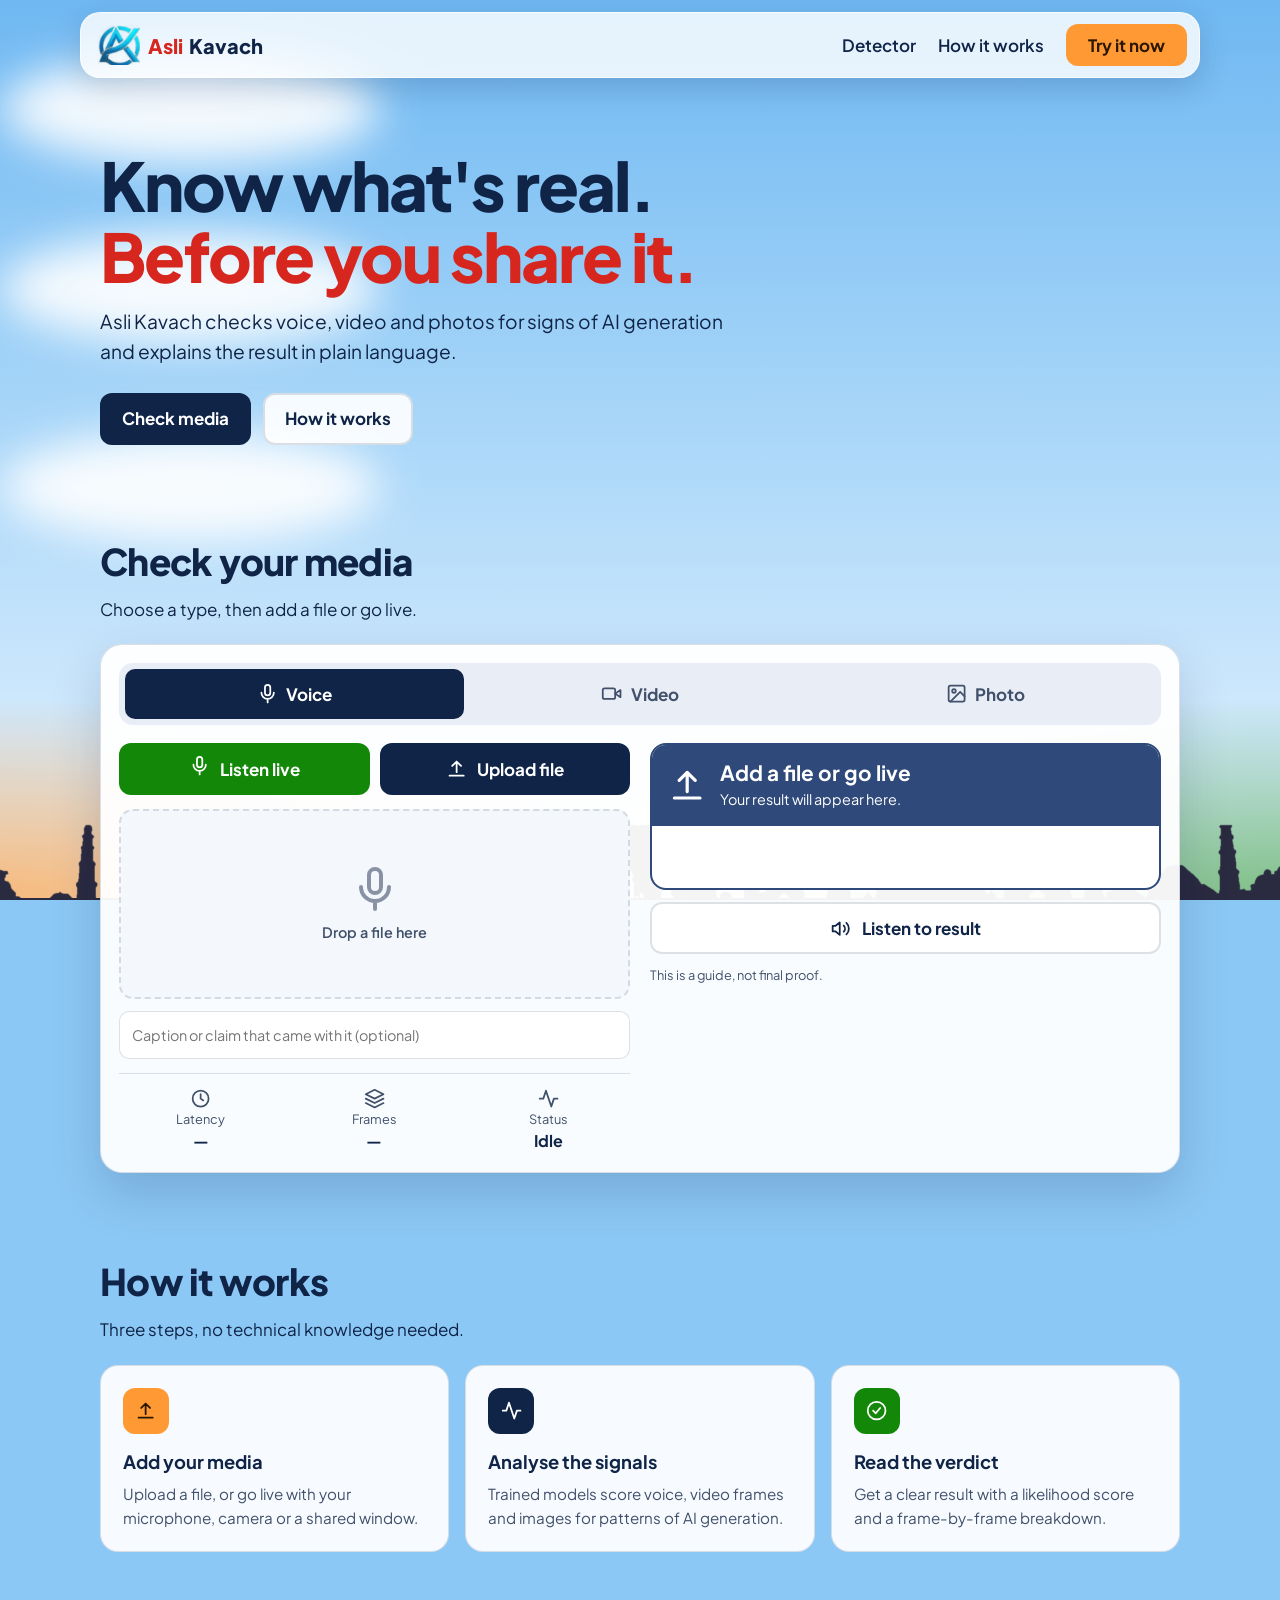
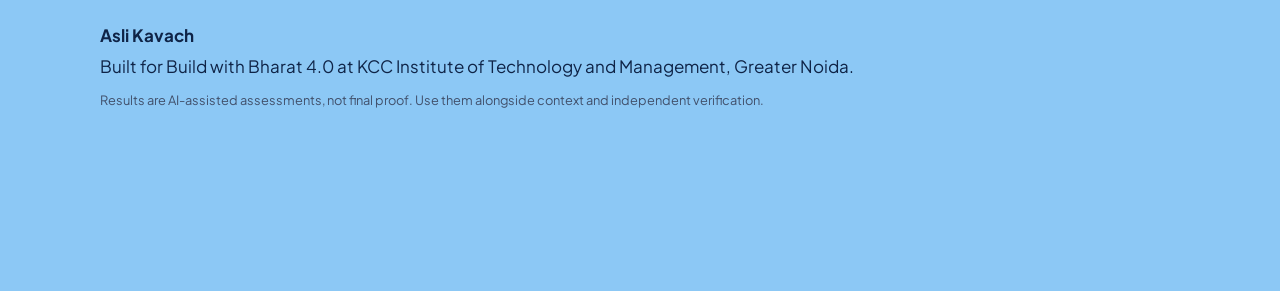
<file: asli_kavach.html>
<!DOCTYPE html>
<html lang="en">
<head>
<meta charset="UTF-8">
<meta name="viewport" content="width=device-width, initial-scale=1, viewport-fit=cover">
<title>Asli Kavach · AI media verification</title>
<link rel="icon" href="[data-uri]">
<link rel="preconnect" href="https://fonts.googleapis.com">
<link rel="preconnect" href="https://fonts.gstatic.com" crossorigin>
<link href="https://fonts.googleapis.com/css2?family=Plus+Jakarta+Sans:wght@500;700;800&display=swap" rel="stylesheet">
<style>
:root{--ink:#0f2447;--muted:#41506b;--saffron:#FF9933;--green:#138808;--red:#D7261E;--line:rgba(15,36,71,.14)}
*{box-sizing:border-box}
[hidden]{display:none!important}
html{background:#8cc8f5;scroll-behavior:smooth;scroll-padding-top:24px}
body{margin:0;color:var(--ink);font:17px/1.55 "Plus Jakarta Sans","Segoe UI",system-ui,sans-serif;-webkit-font-smoothing:antialiased}
a{color:inherit;text-decoration:none}
button{font:inherit;cursor:pointer}
:focus-visible{outline:3px solid var(--ink);outline-offset:2px}
.i{width:1.25em;height:1.25em;fill:none;stroke:currentColor;stroke-width:2;stroke-linecap:round;stroke-linejoin:round;flex:none}

#sky{position:fixed;inset:0;z-index:0;overflow:hidden;pointer-events:none;
 background:radial-gradient(70vw 32vh at 0% 100%,rgba(255,153,51,.65),transparent 70%),radial-gradient(70vw 32vh at 100% 100%,rgba(19,136,8,.5),transparent 70%),linear-gradient(#6fb8f2 0%,#a6d5f8 45%,#e8f4ff 100%)}
.cloud{position:absolute;width:380px;height:110px;border-radius:50%;background:#fff;filter:blur(22px);opacity:.9;animation:drift 100s linear infinite}
@keyframes drift{from{transform:translateX(-440px)}to{transform:translateX(calc(100vw + 440px))}}
.fly{position:absolute;bottom:var(--y);width:92px;height:32px;color:var(--c);opacity:0;animation:fl 15s linear infinite;animation-delay:var(--d)}
.fly.l{left:0}.fly.r{right:0;--s:-1}
.fly svg{width:100%;height:100%;display:block;filter:drop-shadow(0 1px 1px rgba(0,0,0,.35))}
.trail{position:absolute;right:80px;top:11px;width:60vw;height:10px;border-radius:5px;background:linear-gradient(90deg,transparent,var(--c) 70%);box-shadow:0 0 14px var(--c);filter:blur(1.5px)}
@keyframes fl{0%{opacity:0;transform:scaleX(var(--s,1)) rotate(-20deg) translateX(-30vw)}6%,55%{opacity:1}65%,100%{opacity:0;transform:scaleX(var(--s,1)) rotate(-20deg) translateX(135vw)}}
#skyline{position:absolute;left:50%;bottom:0;transform:translateX(-50%);width:max(100%,1400px);height:auto;display:block}
@media(prefers-reduced-motion:reduce){.fly{display:none}.cloud{animation:none}html{scroll-behavior:auto}}

.app{position:relative;z-index:1}
.nav{position:relative;z-index:20;width:calc(100% - 32px);max-width:1120px;margin:calc(12px + env(safe-area-inset-top,0px)) auto 0;background:rgba(255,255,255,.82);backdrop-filter:blur(12px);border:1px solid rgba(255,255,255,.75);border-radius:20px;box-shadow:0 10px 30px rgba(15,36,71,.18)}
.in{padding:0 12px 0 16px;display:flex;align-items:center;justify-content:space-between;height:64px}
.brand{display:flex;align-items:center;gap:6px;font-weight:800;font-size:1.25rem}
.logo{width:auto;height:40px;margin-right:2px}
.brand .r{color:var(--red)}
.links{display:flex;align-items:center;gap:22px;font-weight:600}
@media(max-width:640px){.links a:not(.btn){display:none}}
.btn{display:inline-flex;align-items:center;justify-content:center;gap:10px;min-height:52px;padding:0 20px;border-radius:12px;border:2px solid transparent;background:#fff;color:var(--ink);font-weight:700}
.btn:hover{filter:brightness(1.06)}
.btn.go{min-height:42px;background:var(--saffron);color:#2b1600}
.btn.primary{background:var(--ink);color:#fff}
.btn.green{background:var(--green);color:#fff}
.btn.ghost{background:rgba(255,255,255,.9);border-color:var(--line)}
.btn.red{background:var(--red);color:#fff}
.btn:disabled{opacity:.4}

.hero{max-width:1120px;margin:0 auto;padding:72px 20px 48px}
h1{font-size:clamp(2.4rem,6.5vw,4.2rem);line-height:1.05;margin:0 0 16px;font-weight:800;letter-spacing:-.03em;max-width:14em}
h1 em{font-style:normal;color:var(--red)}
.hero p{font-size:1.2rem;max-width:34em;margin:0 0 26px}
.cta{display:flex;gap:12px;flex-wrap:wrap}

section{max-width:1120px;margin:0 auto;padding:40px 20px}
h2{font-size:clamp(1.7rem,4vw,2.3rem);margin:0 0 6px;font-weight:800;letter-spacing:-.02em}
.lead{margin:0 0 22px}
.tool{background:rgba(255,255,255,.95);border:1px solid var(--line);border-radius:22px;padding:18px;box-shadow:0 20px 50px rgba(15,36,71,.18)}
.seg{display:grid;grid-template-columns:repeat(3,1fr);gap:6px;padding:6px;border-radius:14px;background:#e9eef6}
.seg button{display:flex;align-items:center;justify-content:center;gap:8px;min-height:50px;border:0;border-radius:10px;background:transparent;color:var(--muted);font-weight:700}
.seg button.on{background:var(--ink);color:#fff}
.cols{display:grid;grid-template-columns:1fr 1fr;gap:20px;margin-top:18px}
@media(max-width:820px){.cols{grid-template-columns:1fr}}
.ctrls{display:flex;flex-wrap:wrap;gap:10px}
.ctrls .btn{flex:1 1 150px}
.viz{margin-top:14px;height:190px;border-radius:14px;background:#f4f8fc;border:2px dashed var(--line);position:relative;overflow:hidden}
.viz canvas,.viz video{width:100%;height:100%;display:block}
.viz img{width:100%;height:100%;object-fit:contain;display:none}
.ph{position:absolute;inset:0;display:flex;flex-direction:column;align-items:center;justify-content:center;gap:8px;color:var(--muted);font-weight:600;font-size:.9rem;pointer-events:none}
.ph .i{width:48px;height:48px;opacity:.6}
#cap{width:100%;margin-top:12px;background:#fff;border:1px solid var(--line);color:var(--ink);padding:12px;border-radius:10px;font:inherit;font-size:.9rem}
.stats{display:grid;grid-template-columns:repeat(3,1fr);gap:10px;margin-top:14px;padding-top:14px;border-top:1px solid var(--line);text-align:center}
.stats div{display:flex;flex-direction:column;align-items:center}
.stats .i{color:var(--muted)}
.stats small{margin:0}
.stats b{font-size:1rem}
.box{--c:#2f4a7a;border:2px solid var(--c);border-radius:16px;overflow:hidden;background:#fff}
.box.real{--c:#138808}.box.fake{--c:#D7261E}.box.maybe{--c:#b45f00}.box.err{--c:#4b5563}
.hd{display:flex;align-items:center;gap:14px;padding:16px;background:var(--c);color:#fff}
#ic{display:grid}
#ic .i{width:2.4rem;height:2.4rem}
.spin .i{animation:sp 1s linear infinite}
@keyframes sp{to{transform:rotate(360deg)}}
.hd h3{margin:0;font-size:1.3rem;line-height:1.2}
.hd p{margin:2px 0 0;font-size:.9rem}
.bar{position:relative;height:22px;margin:26px 18px 6px;border-radius:11px;background:linear-gradient(90deg,var(--green),#e0b000,var(--red))}
.bar i{position:absolute;top:-6px;left:0;width:8px;height:34px;margin-left:-4px;border-radius:4px;background:var(--ink);border:2px solid #fff;transition:left .4s}
#pct{margin:8px 18px 14px;font-weight:700}
#heat{display:block;width:calc(100% - 36px);height:50px;margin:0 18px 18px;border-radius:8px}
#say{width:100%;margin-top:12px}
#ctx h3{font-size:1rem;margin:16px 0 6px}
#ctxL a{display:block;padding:6px 0;border-top:1px solid var(--line);font-size:.9rem;word-break:break-word}
small{display:block;margin-top:12px;color:var(--muted);font-size:.8rem}
.steps{display:grid;grid-template-columns:repeat(3,1fr);gap:16px}
@media(max-width:760px){.steps{grid-template-columns:1fr}}
.card{background:rgba(255,255,255,.93);border:1px solid var(--line);border-radius:18px;padding:22px}
.card h3{margin:0 0 6px;font-size:1.15rem}
.card p{margin:0;color:var(--muted);font-size:.95rem}
.ico{display:grid;place-items:center;width:46px;height:46px;border-radius:12px;margin-bottom:14px;color:#fff;background:var(--ink)}
.card:first-child .ico{background:var(--saffron);color:#2b1600}
.card:last-child .ico{background:var(--green)}
.foot{max-width:1120px;margin:0 auto;padding:30px 20px 20vh}
.foot p{margin:4px 0 0}
</style>
</head>
<body>
<svg width="0" height="0" style="position:absolute" aria-hidden="true"><symbol id="i-shield" viewBox="0 0 24 24"><path d="M12 2l8 3v6c0 5-3.5 9-8 11-4.5-2-8-6-8-11V5z"/><path d="M9 12l2 2 4-4"/></symbol><symbol id="i-mic" viewBox="0 0 24 24"><rect x="9" y="2" width="6" height="12" rx="3"/><path d="M5 11a7 7 0 0 0 14 0M12 18v4"/></symbol><symbol id="i-video" viewBox="0 0 24 24"><rect x="2" y="6" width="14" height="12" rx="2"/><path d="M22 8l-6 4 6 4z"/></symbol><symbol id="i-image" viewBox="0 0 24 24"><rect x="3" y="3" width="18" height="18" rx="2"/><circle cx="9" cy="9" r="2"/><path d="M21 15l-5-5L5 21"/></symbol><symbol id="i-camera" viewBox="0 0 24 24"><path d="M3 8a2 2 0 0 1 2-2h2l2-2h6l2 2h2a2 2 0 0 1 2 2v10a2 2 0 0 1-2 2H5a2 2 0 0 1-2-2z"/><circle cx="12" cy="13" r="4"/></symbol><symbol id="i-monitor" viewBox="0 0 24 24"><rect x="2" y="3" width="20" height="14" rx="2"/><path d="M8 21h8M12 17v4"/></symbol><symbol id="i-upload" viewBox="0 0 24 24"><path d="M12 16V4M7 9l5-5 5 5M4 20h16"/></symbol><symbol id="i-volume" viewBox="0 0 24 24"><path d="M11 5L6 9H3v6h3l5 4z"/><path d="M15.5 8.5a5 5 0 0 1 0 7M18.5 5.5a9 9 0 0 1 0 13"/></symbol><symbol id="i-stop" viewBox="0 0 24 24"><rect x="6" y="6" width="12" height="12" rx="2"/></symbol><symbol id="i-clock" viewBox="0 0 24 24"><circle cx="12" cy="12" r="9"/><path d="M12 7v5l3 2"/></symbol><symbol id="i-layers" viewBox="0 0 24 24"><path d="M12 2l10 5-10 5L2 7z"/><path d="M2 12l10 5 10-5M2 17l10 5 10-5"/></symbol><symbol id="i-activity" viewBox="0 0 24 24"><path d="M22 12h-4l-3 9L9 3l-3 9H2"/></symbol><symbol id="i-check" viewBox="0 0 24 24"><circle cx="12" cy="12" r="10"/><path d="M8 12l3 3 5-6"/></symbol><symbol id="i-alert" viewBox="0 0 24 24"><path d="M10.3 3.9L1.8 18a2 2 0 0 0 1.7 3h17a2 2 0 0 0 1.7-3L13.7 3.9a2 2 0 0 0-3.4 0z"/><path d="M12 9v4M12 17h.01"/></symbol><symbol id="i-help" viewBox="0 0 24 24"><circle cx="12" cy="12" r="10"/><path d="M9.1 9a3 3 0 0 1 5.8 1c0 2-3 3-3 3M12 17h.01"/></symbol><symbol id="i-scan" viewBox="0 0 24 24"><path d="M3 7V5a2 2 0 0 1 2-2h2M17 3h2a2 2 0 0 1 2 2v2M21 17v2a2 2 0 0 1-2 2h-2M7 21H5a2 2 0 0 1-2-2v-2"/><circle cx="12" cy="10" r="3"/><path d="M7 17c1-3 9-3 10 0"/></symbol><symbol id="i-ban" viewBox="0 0 24 24"><circle cx="12" cy="12" r="10"/><path d="M4.9 4.9l14.2 14.2"/></symbol><symbol id="i-loader" viewBox="0 0 24 24"><path d="M21 12a9 9 0 1 1-6.2-8.6"/></symbol></svg>
<div id="sky">
  <div class="cloud" style="top:6%;animation-delay:-20s"></div>
  <div class="cloud" style="top:26%;animation-delay:-65s;animation-duration:130s"></div>
  <div class="cloud" style="top:48%;animation-delay:-40s;animation-duration:115s"></div>
  <img id="skyline" alt="" src="[data-uri]">
</div>
<div class="app">
<nav class="nav"><div class="in">
  <a class="brand" href="#top"><img class="logo" alt="" src="[data-uri]"><span class="r">Asli</span><span>Kavach</span></a>
  <div class="links"><a href="#detector">Detector</a><a href="#how">How it works</a><a class="btn go" href="#detector">Try it now</a></div>
</div></nav>

<header class="hero" id="top">
  <h1>Know what's real.<br><em>Before you share it.</em></h1>
  <p>Asli Kavach checks voice, video and photos for signs of AI generation and explains the result in plain language.</p>
  <div class="cta"><a class="btn primary" href="#detector">Check media</a><a class="btn ghost" href="#how">How it works</a></div>
</header>

<section id="detector">
  <h2>Check your media</h2>
  <p class="lead">Choose a type, then add a file or go live.</p>
  <div class="tool">
    <div class="seg">
      <button data-m="audio"><svg class="i"><use href="#i-mic"/></svg>Voice</button>
      <button data-m="video"><svg class="i"><use href="#i-video"/></svg>Video</button>
      <button data-m="image"><svg class="i"><use href="#i-image"/></svg>Photo</button>
    </div>
    <div class="cols">
      <div>
        <div class="ctrls">
          <button class="btn green" id="liveBtn"><span id="liveI"></span><span id="liveT"></span></button>
          <button class="btn ghost" id="scrBtn" hidden><svg class="i"><use href="#i-monitor"/></svg>Share screen</button>
          <button class="btn primary" id="pick"><svg class="i"><use href="#i-upload"/></svg>Upload file</button>
          <input type="file" id="f" hidden>
        </div>
        <div class="viz">
          <canvas id="wave" width="800" height="190"></canvas>
          <video id="vid" muted playsinline style="display:none"></video>
          <img id="img" alt="">
          <div class="ph" id="ph"></div>
        </div>
        <input id="cap" type="text" maxlength="200" placeholder="Caption or claim that came with it (optional)">
        <div class="stats">
          <div><svg class="i"><use href="#i-clock"/></svg><small>Latency</small><b id="sLat">—</b></div>
          <div><svg class="i"><use href="#i-layers"/></svg><small>Frames</small><b id="sFr">—</b></div>
          <div><svg class="i"><use href="#i-activity"/></svg><small>Status</small><b id="sSt">Idle</b></div>
        </div>
      </div>
      <div>
        <div class="box" id="box">
          <div class="hd"><span id="ic"></span><div><h3 id="vt"></h3><p id="vs"></p></div></div>
          <div class="bar" id="bar"><i id="mk"></i></div>
          <p id="pct"></p>
          <canvas id="heat" width="600" height="60" hidden></canvas>
        </div>
        <button class="btn ghost" id="say"><svg class="i"><use href="#i-volume"/></svg>Listen to result</button>
        <div id="ctx" hidden><h3>Related pages on the web</h3><div id="ctxL"></div><small>These show where the claim appears, not whether the file is real.</small></div>
        <small>This is a guide, not final proof.</small>
      </div>
    </div>
  </div>
</section>

<section id="how">
  <h2>How it works</h2>
  <p class="lead">Three steps, no technical knowledge needed.</p>
  <div class="steps">
    <div class="card"><span class="ico"><svg class="i"><use href="#i-upload"/></svg></span><h3>Add your media</h3><p>Upload a file, or go live with your microphone, camera or a shared window.</p></div>
    <div class="card"><span class="ico"><svg class="i"><use href="#i-activity"/></svg></span><h3>Analyse the signals</h3><p>Trained models score voice, video frames and images for patterns of AI generation.</p></div>
    <div class="card"><span class="ico"><svg class="i"><use href="#i-check"/></svg></span><h3>Read the verdict</h3><p>Get a clear result with a likelihood score and a frame-by-frame breakdown.</p></div>
  </div>
</section>

<footer class="foot">
  <b>Asli Kavach</b>
  <p>Built for Build with Bharat 4.0 at KCC Institute of Technology and Management, Greater Noida.</p>
  <small>Results are AI-assisted assessments, not final proof. Use them alongside context and independent verification.</small>
</footer>
</div>
<script>
/* ---- settings ---- */
const API='http://127.0.0.1:7860';   // where app.py (Gradio) runs
const CDN='./gradio-client.js';   // local copy, works offline
const CDN2='https://cdn.jsdelivr.net/npm/@gradio/client/dist/index.min.js';   // backup if the local file is missing
const FAKE_AT=.65, REAL_AT=.35;     // >= FAKE_AT: AI-made, <= REAL_AT: real, between: not sure
const SHRINK=true;                  // must match how the loaded image model was trained

const S={wait:'Add a file or go live',busy:'Analysing…',real:'Looks real',fake:'Looks AI-generated',maybe:'Not sure',noface:'No face detected',err:'Could not reach the model',
 sub:{wait:'Your result will appear here.',busy:'Scoring the signals. This can take a few seconds.',real:'No strong signs of AI generation were found.',fake:'Signs of AI generation were found.',maybe:'The signals are mixed. Treat it with caution.',noface:'Make sure a face is clearly visible to the camera.',err:'Check that app.py is running, then try again.'}};
const ICON={wait:'upload',busy:'loader',real:'check',fake:'alert',maybe:'help',noface:'scan',err:'ban'};
const svg=n=>'<svg class="i"><use href="#i-'+n+'"/></svg>';
const $=id=>document.getElementById(id);
const avg=a=>a.reduce((x,y)=>x+y,0)/a.length;
let mode='audio',st={k:'wait'},cl=null,live=null;

const api=async(ep,a)=>{ cl??=await (await import(CDN).catch(()=>import(CDN2))).Client.connect(API); return (await cl.predict(ep,a)).data[0]; };

/* ---- result display ---- */
function paint(speak){
  const has=typeof st.p==='number';
  $('ic').innerHTML=svg(ICON[st.k]); $('ic').className=st.k==='busy'?'spin':'';
  $('vt').textContent=S[st.k]; $('vs').textContent=S.sub[st.k]; $('box').className='box '+st.k;
  $('bar').style.visibility=has?'visible':'hidden'; $('mk').style.left=has?st.p*100+'%':'0';
  $('pct').textContent=has?'AI-generated likelihood: '+Math.round(st.p*100)+'%':'';
  if(speak) say();
}
function say(){
  if(!window.speechSynthesis) return;
  speechSynthesis.cancel();
  const has=typeof st.p==='number';
  const u=new SpeechSynthesisUtterance(S[st.k]+(has?'. AI-generated likelihood '+Math.round(st.p*100)+' percent.':''));
  u.lang='en-IN'; speechSynthesis.speak(u);
}
function setSt(k){ st={k}; paint(); }
function fail(){ st={k:'err'}; $('sSt').textContent='Error'; paint(true); }
function result(p,per,quiet){
  const k=p>=FAKE_AT?'fake':p<=REAL_AT?'real':'maybe', changed=k!==st.k;
  st={k,p}; paint(!quiet||changed); heat(per);
}
function heat(a){
  const c=$('heat'); c.hidden=!(a&&a.length>1); if(c.hidden) return;
  const x=c.getContext('2d'), w=c.width/a.length; x.clearRect(0,0,c.width,c.height);
  a.forEach((p,i)=>{ x.fillStyle=p>=.5?'rgba(255,95,95,'+(.35+1.3*(p-.5))+')':'rgba(51,216,156,'+(.35+1.3*(.5-p))+')'; x.fillRect(i*w,0,Math.max(w-2,1),c.height); });
}

/* ---- mode, reset, buttons ---- */
function labels(){
  $('liveI').innerHTML=svg(live?'stop':mode==='audio'?'mic':'camera');
  $('liveT').textContent=live?'Stop':mode==='audio'?'Listen live':'Start camera';
  $('liveBtn').classList.toggle('red',!!live); $('scrBtn').disabled=!!live;
}
function reset(){
  stopLive();
  const v=$('vid'); v.pause(); v.removeAttribute('src'); v.srcObject=null; v.style.display='none';
  $('img').style.display='none'; $('img').removeAttribute('src');
  $('wave').style.display='block'; $('ph').style.display='flex'; $('ph').innerHTML=svg({audio:'mic',video:'video',image:'image'}[mode])+'<span>Drop a file here</span>';
  $('heat').hidden=true; $('ctx').hidden=true; $('sLat').textContent='—'; $('sFr').textContent='—'; $('sSt').textContent='Idle';
  labels(); setSt('wait');
}
function setMode(m){
  mode=m;
  document.querySelectorAll('.seg button').forEach(b=>b.classList.toggle('on',b.dataset.m===m));
  $('f').accept={audio:'audio/*',video:'video/*',image:'image/*'}[m];
  $('liveBtn').hidden=m==='image'; $('scrBtn').hidden=m!=='video';
  reset();
}
function stopLive(){
  if(!live) return;
  const l=live; live=null; l.stop(); labels(); $('sSt').textContent='Idle';
}
$('liveBtn').onclick=()=>live?stopLive():(mode==='audio'?startMic():startCam('camera'));
$('scrBtn').onclick=()=>{ if(!live) startCam('screen'); };
$('pick').onclick=()=>{ stopLive(); $('f').click(); };
$('f').onchange=()=>{ const f=$('f').files[0]; $('f').value=''; if(f) runFile(f); };
$('say').onclick=say;

/* ---- check a chosen file (runs automatically) ---- */
async function runFile(f){
  reset(); const u=URL.createObjectURL(f), m=mode;
  if(m==='video'){ $('vid').src=u; $('vid').controls=true; $('vid').style.display='block'; $('wave').style.display='none'; $('ph').style.display='none'; }
  else if(m==='image'){ $('img').src=u; $('img').style.display='block'; $('wave').style.display='none'; $('ph').style.display='none'; }
  else $('ph').innerHTML=svg('mic');
  setSt('busy'); $('sSt').textContent='Working'; const t0=performance.now();
  try{
    const r=await api({audio:'/detect_audio',video:'/detect_video',image:'/detect'}[m], m==='image'?[f,SHRINK]:[f]);
    if(m!==mode) return;
    if(r.face_found===false){ setSt('noface'); $('sSt').textContent='Done'; return; }
    if(typeof r.fake_prob!=='number') throw new Error('no score');
    result(r.fake_prob,r.per_frame);
    $('sLat').textContent=Math.round(performance.now()-t0)+' ms';
    $('sFr').textContent=r.frames_flagged!=null?r.frames_flagged+'/'+r.frames_checked:(r.frames_checked||1);
    $('sSt').textContent='Done'; ctx();
  }catch(e){ console.error(e); cl=null; fail(); }
}

/* ---- related web pages for the caption/claim (backend /context) ---- */
async function ctx(){
  const q=$('cap').value.trim(), ls=$('ctxL'); ls.textContent=''; $('ctx').hidden=!q; if(!q) return;
  try{
    const o=await api('/context',[q]); if(o.error) throw new Error(o.error);
    (o.results||[]).forEach(x=>{
      if(!/^https?:\/\//i.test(x.url)) return;
      const a=document.createElement('a'); a.href=x.url; a.target='_blank'; a.rel='noopener noreferrer'; a.textContent=x.title||x.url; ls.append(a);
    });
  }catch(e){ console.error(e); ls.textContent='Web search is unavailable right now.'; }
}

/* ---- live microphone: every ~3 s of speech is scored by /detect_audio ---- */
function wav16(ch,sr){
  let n=0; ch.forEach(c=>n+=c.length);
  const a=new Float32Array(n); let o=0; ch.forEach(c=>{ a.set(c,o); o+=c.length; });
  const r=sr/16000, m=Math.floor(a.length/r), p=new Int16Array(m);
  for(let i=0;i<m;i++){
    const s=Math.floor(i*r), e=Math.min(a.length,Math.floor((i+1)*r)); let t=0,c=0;
    for(let j=s;j<e;j++){ t+=a[j]; c++; }
    const v=Math.max(-1,Math.min(1,c?t/c:0)); p[i]=v<0?v*32768:v*32767;
  }
  const b=new ArrayBuffer(44+p.length*2), d=new DataView(b), w=(f,s)=>[...s].forEach((c,i)=>d.setUint8(f+i,c.charCodeAt(0)));
  w(0,'RIFF'); d.setUint32(4,36+p.length*2,true); w(8,'WAVEfmt '); d.setUint32(16,16,true); d.setUint16(20,1,true); d.setUint16(22,1,true);
  d.setUint32(24,16000,true); d.setUint32(28,32000,true); d.setUint16(32,2,true); d.setUint16(34,16,true); w(36,'data'); d.setUint32(40,p.length*2,true);
  new Int16Array(b,44).set(p);
  return new Blob([b],{type:'audio/wav'});
}
async function startMic(){
  let ms; try{ ms=await navigator.mediaDevices.getUserMedia({audio:true}); }catch(e){ console.warn(e); $('ph').style.display='flex'; $('ph').innerHTML=svg('ban')+'<span>Permission denied or cancelled</span>'; return; }
  reset();
  const ac=new AudioContext(), src=ac.createMediaStreamSource(ms), an=ac.createAnalyser(), pr=ac.createScriptProcessor(4096,1,1);
  const o={buf:[],len:0,busy:false,sc:[],n:0}, cv=$('wave'), cx=cv.getContext('2d'); let raf;
  ac.resume(); an.fftSize=2048; src.connect(an); src.connect(pr); pr.connect(ac.destination);
  const draw=()=>{ raf=requestAnimationFrame(draw); const d=new Uint8Array(an.fftSize); an.getByteTimeDomainData(d);
    cx.clearRect(0,0,cv.width,cv.height); cx.strokeStyle='#138808'; cx.lineWidth=2; cx.beginPath();
    d.forEach((v,i)=>{ const x=i*cv.width/d.length, y=v/128*cv.height/2; i?cx.lineTo(x,y):cx.moveTo(x,y); }); cx.stroke(); };
  pr.onaudioprocess=e=>{ const d=new Float32Array(e.inputBuffer.getChannelData(0)); o.buf.push(d); o.len+=d.length; if(o.len>=ac.sampleRate*3) flushMic(o,ac.sampleRate); };
  live={stop(){ cancelAnimationFrame(raf); pr.onaudioprocess=null; try{pr.disconnect();}catch(e){} ms.getTracks().forEach(t=>t.stop()); ac.close(); cx.clearRect(0,0,cv.width,cv.height); $('ph').style.display='flex'; }};
  $('ph').style.display='none'; draw(); labels(); $('sSt').textContent='Live'; setSt('busy');
}
async function flushMic(o,rate){
  const ch=o.buf; o.buf=[]; o.len=0; if(o.busy) return;
  let s=0,n=0; ch.forEach(c=>{ for(let i=0;i<c.length;i+=8){ s+=c[i]*c[i]; n++; } });
  if(Math.sqrt(s/Math.max(n,1))<.01) return;                // silence: nothing to score
  o.busy=true; const t0=performance.now();
  try{
    const r=await api('/detect_audio',[new File([wav16(ch,rate)],'mic.wav',{type:'audio/wav'})]);
    if(!live) return;
    o.sc.push(r.fake_prob); if(o.sc.length>6) o.sc.shift(); o.n++;
    $('sFr').textContent=o.n; $('sLat').textContent=Math.round(performance.now()-t0)+' ms';
    result(avg(o.sc.slice(-3)),o.sc,true);
  }catch(e){ console.error(e); cl=null; stopLive(); fail(); }
  finally{ o.busy=false; }
}

/* ---- live camera / shared window: 1 face-checked frame per second via /detect_frame ---- */
async function startCam(src){
  let ms;
  try{ ms=await (src==='screen'?navigator.mediaDevices.getDisplayMedia({video:true}):navigator.mediaDevices.getUserMedia({video:{facingMode:'user',width:{ideal:640}}})); }
  catch(e){ console.warn(e); $('ph').style.display='flex'; $('ph').innerHTML=svg('ban')+'<span>Permission denied or cancelled</span>'; return; }
  reset();
  const v=$('vid'), cv=document.createElement('canvas'), cx=cv.getContext('2d'), probs=[]; let busy=false,n=0,miss=0;
  v.srcObject=ms; v.controls=false; v.muted=true; v.style.display='block'; $('wave').style.display='none'; $('ph').style.display='none';
  try{ await v.play(); }catch(e){}
  const tick=async()=>{
    if(busy||!v.videoWidth) return; busy=true; const t0=performance.now();
    try{
      const W=Math.min(v.videoWidth,src==='screen'?1280:640); cv.width=W; cv.height=Math.round(W*v.videoHeight/v.videoWidth); cx.drawImage(v,0,0,cv.width,cv.height);
      const b=await new Promise(r=>cv.toBlob(r,'image/jpeg',.85));
      const r=await api('/detect_frame',[new File([b],'frame.jpg',{type:'image/jpeg'}),SHRINK]);
      if(!live) return;
      if(!r.face_found){ miss++; if(miss>=3||!probs.length) setSt('noface'); return; }
      miss=0; probs.push(r.fake_prob); if(probs.length>24) probs.shift(); n++;
      $('sFr').textContent=n; $('sLat').textContent=Math.round(performance.now()-t0)+' ms';
      if(probs.length>=3) result(avg(probs.slice(-8)),probs,true);
    }catch(e){ console.error(e); cl=null; stopLive(); fail(); }
    finally{ busy=false; }
  };
  const iv=setInterval(tick,1000);
  live={stop(){ clearInterval(iv); ms.getTracks().forEach(t=>t.stop()); v.pause(); v.srcObject=null; v.controls=true; v.style.display='none'; $('wave').style.display='block'; $('ph').style.display='flex'; }};
  ms.getVideoTracks()[0].onended=stopLive;
  labels(); $('sSt').textContent='Live'; setSt('busy'); tick();
}

/* ---- start ---- */
document.querySelectorAll('.seg button').forEach(b=>b.onclick=()=>setMode(b.dataset.m));
const vz=document.querySelector('.viz'); vz.ondragover=e=>e.preventDefault(); vz.ondrop=e=>{ e.preventDefault(); const f=e.dataTransfer.files[0]; if(f) runFile(f); };
setMode('audio');
</script>
<script>
/* planes with tiranga smoke trails: saffron, white and green jets cross from both sides */
(()=>{const jet='<svg viewBox="0 0 120 40"><path d="M2 20L40 14L70 2h12L70 16l42 2 6 2-6 2-42 2 12 14H70L40 26z" fill="currentColor"/></svg>';
[['#FF9933',.4,16],['#ffffff',2.6,30],['#138808',4.8,8]].forEach(([c,d,y])=>['l','r'].forEach((s,j)=>{
  const f=document.createElement('div'); f.className='fly '+s;
  f.style.cssText='--c:'+c+';--d:'+(d+j*1.2)+'s;--y:'+(y+j*7)+'vh';
  f.innerHTML='<i class="trail"></i>'+jet; $('sky').insertBefore(f,$('skyline'));
}));})();
</script>
</body>
</html>
</file>
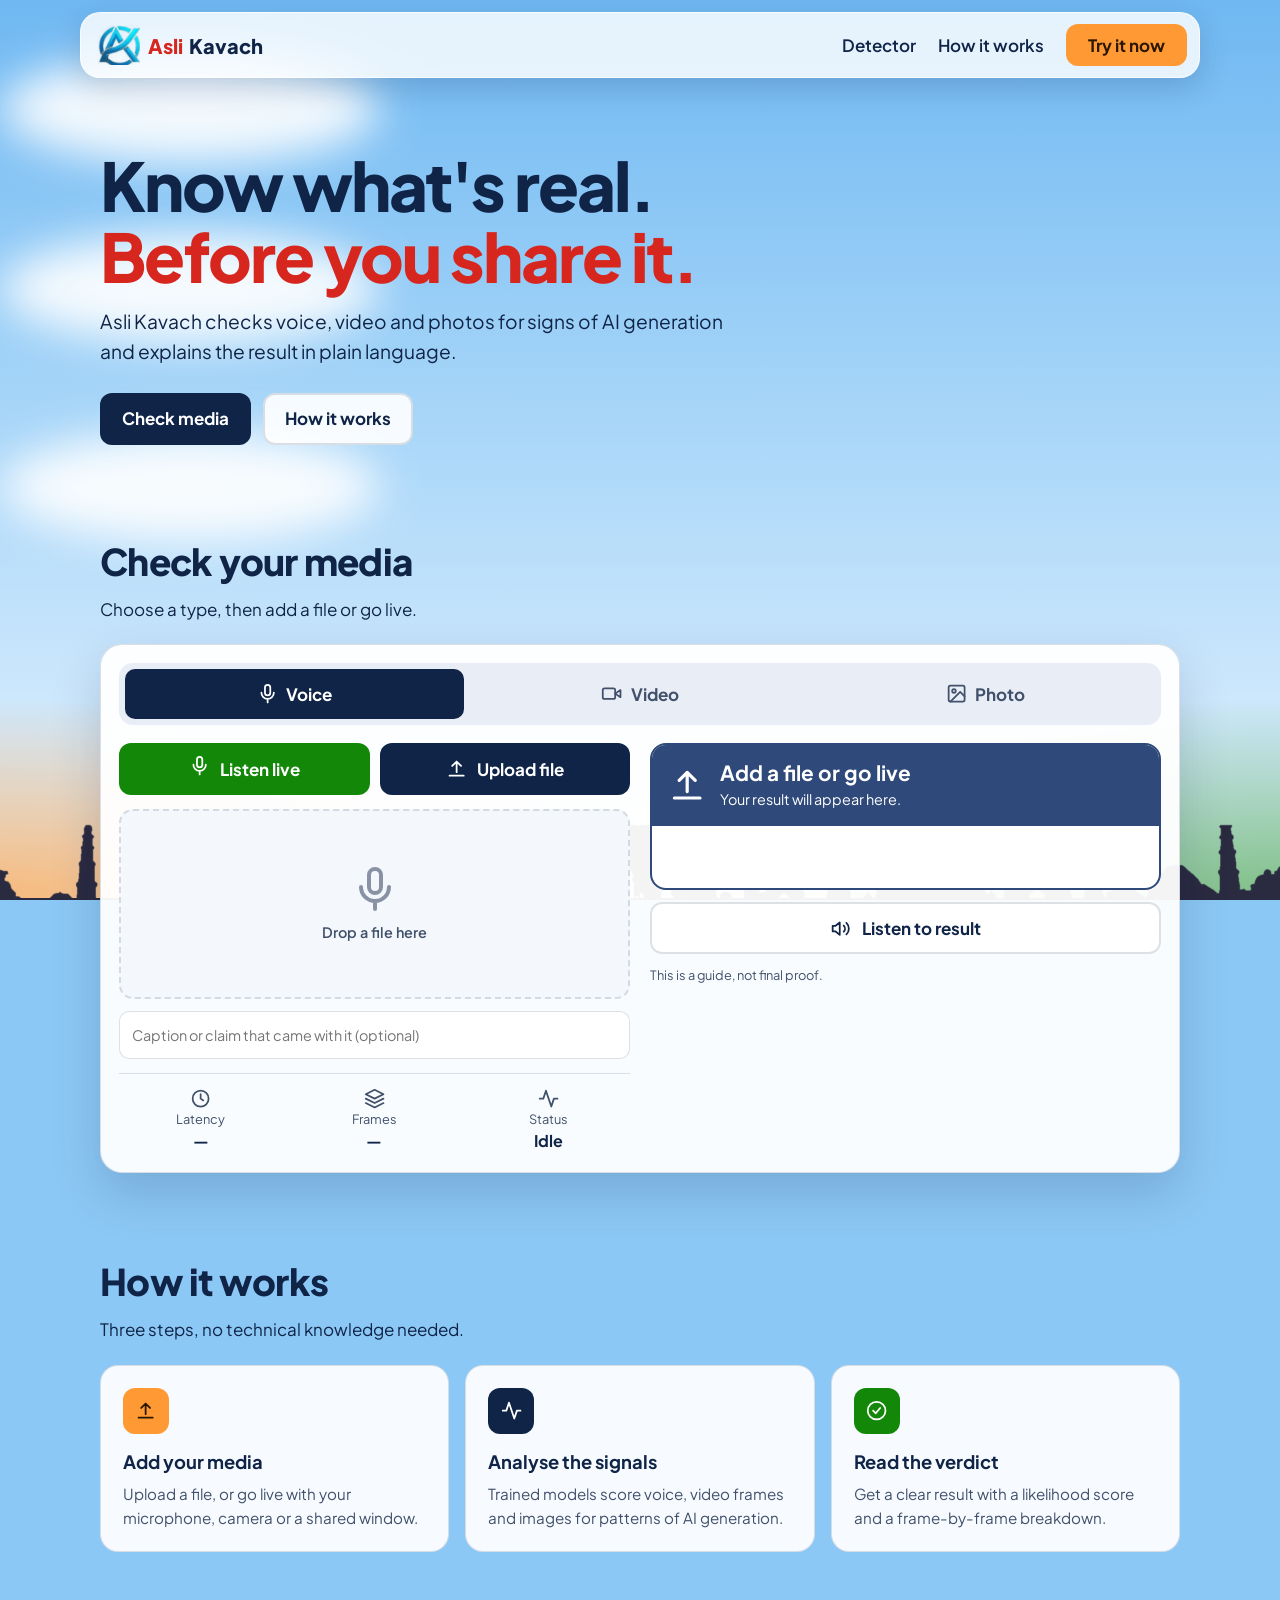
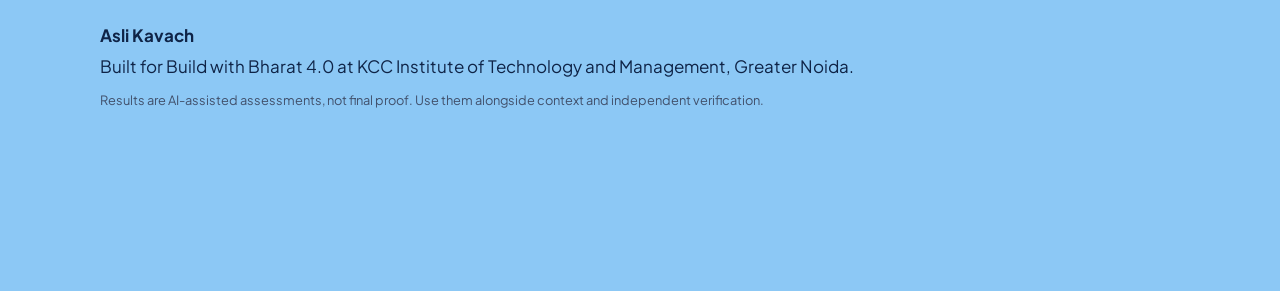
<file: frontend/asli_kavach (1).html>
<!DOCTYPE html>
<html lang="en">
<head>
<meta charset="UTF-8">
<meta name="viewport" content="width=device-width, initial-scale=1, viewport-fit=cover">
<title>Asli Kavach · AI media verification</title>
<link rel="icon" href="[data-uri]">
<link rel="preconnect" href="https://fonts.googleapis.com">
<link rel="preconnect" href="https://fonts.gstatic.com" crossorigin>
<link href="https://fonts.googleapis.com/css2?family=Plus+Jakarta+Sans:wght@500;700;800&display=swap" rel="stylesheet">
<style>
:root{--ink:#0f2447;--muted:#41506b;--saffron:#FF9933;--green:#138808;--red:#D7261E;--line:rgba(15,36,71,.14)}
*{box-sizing:border-box}
[hidden]{display:none!important}
html{background:#8cc8f5;scroll-behavior:smooth;scroll-padding-top:24px}
body{margin:0;color:var(--ink);font:17px/1.55 "Plus Jakarta Sans","Segoe UI",system-ui,sans-serif;-webkit-font-smoothing:antialiased}
a{color:inherit;text-decoration:none}
button{font:inherit;cursor:pointer}
:focus-visible{outline:3px solid var(--ink);outline-offset:2px}
.i{width:1.25em;height:1.25em;fill:none;stroke:currentColor;stroke-width:2;stroke-linecap:round;stroke-linejoin:round;flex:none}

#sky{position:fixed;inset:0;z-index:0;overflow:hidden;pointer-events:none;
 background:radial-gradient(70vw 32vh at 0% 100%,rgba(255,153,51,.65),transparent 70%),radial-gradient(70vw 32vh at 100% 100%,rgba(19,136,8,.5),transparent 70%),linear-gradient(#6fb8f2 0%,#a6d5f8 45%,#e8f4ff 100%)}
.cloud{position:absolute;width:380px;height:110px;border-radius:50%;background:#fff;filter:blur(22px);opacity:.9;animation:drift 100s linear infinite}
@keyframes drift{from{transform:translateX(-440px)}to{transform:translateX(calc(100vw + 440px))}}
.fly{position:absolute;bottom:var(--y);width:92px;height:32px;color:var(--c);opacity:0;animation:fl 15s linear infinite;animation-delay:var(--d)}
.fly.l{left:0}.fly.r{right:0;--s:-1}
.fly svg{width:100%;height:100%;display:block;filter:drop-shadow(0 1px 1px rgba(0,0,0,.35))}
.trail{position:absolute;right:80px;top:11px;width:60vw;height:10px;border-radius:5px;background:linear-gradient(90deg,transparent,var(--c) 70%);box-shadow:0 0 14px var(--c);filter:blur(1.5px)}
@keyframes fl{0%{opacity:0;transform:scaleX(var(--s,1)) rotate(-20deg) translateX(-30vw)}6%,55%{opacity:1}65%,100%{opacity:0;transform:scaleX(var(--s,1)) rotate(-20deg) translateX(135vw)}}
#skyline{position:absolute;left:50%;bottom:0;transform:translateX(-50%);width:max(100%,1400px);height:auto;display:block}
@media(prefers-reduced-motion:reduce){.fly{display:none}.cloud{animation:none}html{scroll-behavior:auto}}

.app{position:relative;z-index:1}
.nav{position:relative;z-index:20;width:calc(100% - 32px);max-width:1120px;margin:calc(12px + env(safe-area-inset-top,0px)) auto 0;background:rgba(255,255,255,.82);backdrop-filter:blur(12px);border:1px solid rgba(255,255,255,.75);border-radius:20px;box-shadow:0 10px 30px rgba(15,36,71,.18)}
.in{padding:0 12px 0 16px;display:flex;align-items:center;justify-content:space-between;height:64px}
.brand{display:flex;align-items:center;gap:6px;font-weight:800;font-size:1.25rem}
.logo{width:auto;height:40px;margin-right:2px}
.brand .r{color:var(--red)}
.links{display:flex;align-items:center;gap:22px;font-weight:600}
@media(max-width:640px){.links a:not(.btn){display:none}}
.btn{display:inline-flex;align-items:center;justify-content:center;gap:10px;min-height:52px;padding:0 20px;border-radius:12px;border:2px solid transparent;background:#fff;color:var(--ink);font-weight:700}
.btn:hover{filter:brightness(1.06)}
.btn.go{min-height:42px;background:var(--saffron);color:#2b1600}
.btn.primary{background:var(--ink);color:#fff}
.btn.green{background:var(--green);color:#fff}
.btn.ghost{background:rgba(255,255,255,.9);border-color:var(--line)}
.btn.red{background:var(--red);color:#fff}
.btn:disabled{opacity:.4}

.hero{max-width:1120px;margin:0 auto;padding:72px 20px 48px}
h1{font-size:clamp(2.4rem,6.5vw,4.2rem);line-height:1.05;margin:0 0 16px;font-weight:800;letter-spacing:-.03em;max-width:14em}
h1 em{font-style:normal;color:var(--red)}
.hero p{font-size:1.2rem;max-width:34em;margin:0 0 26px}
.cta{display:flex;gap:12px;flex-wrap:wrap}

section{max-width:1120px;margin:0 auto;padding:40px 20px}
h2{font-size:clamp(1.7rem,4vw,2.3rem);margin:0 0 6px;font-weight:800;letter-spacing:-.02em}
.lead{margin:0 0 22px}
.tool{background:rgba(255,255,255,.95);border:1px solid var(--line);border-radius:22px;padding:18px;box-shadow:0 20px 50px rgba(15,36,71,.18)}
.seg{display:grid;grid-template-columns:repeat(3,1fr);gap:6px;padding:6px;border-radius:14px;background:#e9eef6}
.seg button{display:flex;align-items:center;justify-content:center;gap:8px;min-height:50px;border:0;border-radius:10px;background:transparent;color:var(--muted);font-weight:700}
.seg button.on{background:var(--ink);color:#fff}
.cols{display:grid;grid-template-columns:1fr 1fr;gap:20px;margin-top:18px}
@media(max-width:820px){.cols{grid-template-columns:1fr}}
.ctrls{display:flex;flex-wrap:wrap;gap:10px}
.ctrls .btn{flex:1 1 150px}
.viz{margin-top:14px;height:190px;border-radius:14px;background:#f4f8fc;border:2px dashed var(--line);position:relative;overflow:hidden}
.viz canvas,.viz video{width:100%;height:100%;display:block}
.viz img{width:100%;height:100%;object-fit:contain;display:none}
.ph{position:absolute;inset:0;display:flex;flex-direction:column;align-items:center;justify-content:center;gap:8px;color:var(--muted);font-weight:600;font-size:.9rem;pointer-events:none}
.ph .i{width:48px;height:48px;opacity:.6}
#cap{width:100%;margin-top:12px;background:#fff;border:1px solid var(--line);color:var(--ink);padding:12px;border-radius:10px;font:inherit;font-size:.9rem}
.stats{display:grid;grid-template-columns:repeat(3,1fr);gap:10px;margin-top:14px;padding-top:14px;border-top:1px solid var(--line);text-align:center}
.stats div{display:flex;flex-direction:column;align-items:center}
.stats .i{color:var(--muted)}
.stats small{margin:0}
.stats b{font-size:1rem}
.box{--c:#2f4a7a;border:2px solid var(--c);border-radius:16px;overflow:hidden;background:#fff}
.box.real{--c:#138808}.box.fake{--c:#D7261E}.box.maybe{--c:#b45f00}.box.err{--c:#4b5563}
.hd{display:flex;align-items:center;gap:14px;padding:16px;background:var(--c);color:#fff}
#ic{display:grid}
#ic .i{width:2.4rem;height:2.4rem}
.spin .i{animation:sp 1s linear infinite}
@keyframes sp{to{transform:rotate(360deg)}}
.hd h3{margin:0;font-size:1.3rem;line-height:1.2}
.hd p{margin:2px 0 0;font-size:.9rem}
.bar{position:relative;height:22px;margin:26px 18px 6px;border-radius:11px;background:linear-gradient(90deg,var(--green),#e0b000,var(--red))}
.bar i{position:absolute;top:-6px;left:0;width:8px;height:34px;margin-left:-4px;border-radius:4px;background:var(--ink);border:2px solid #fff;transition:left .4s}
#pct{margin:8px 18px 14px;font-weight:700}
#heat{display:block;width:calc(100% - 36px);height:50px;margin:0 18px 18px;border-radius:8px}
#say{width:100%;margin-top:12px}
#ctx h3{font-size:1rem;margin:16px 0 6px}
#ctxL a{display:block;padding:6px 0;border-top:1px solid var(--line);font-size:.9rem;word-break:break-word}
small{display:block;margin-top:12px;color:var(--muted);font-size:.8rem}
.steps{display:grid;grid-template-columns:repeat(3,1fr);gap:16px}
@media(max-width:760px){.steps{grid-template-columns:1fr}}
.card{background:rgba(255,255,255,.93);border:1px solid var(--line);border-radius:18px;padding:22px}
.card h3{margin:0 0 6px;font-size:1.15rem}
.card p{margin:0;color:var(--muted);font-size:.95rem}
.ico{display:grid;place-items:center;width:46px;height:46px;border-radius:12px;margin-bottom:14px;color:#fff;background:var(--ink)}
.card:first-child .ico{background:var(--saffron);color:#2b1600}
.card:last-child .ico{background:var(--green)}
.foot{max-width:1120px;margin:0 auto;padding:30px 20px 20vh}
.foot p{margin:4px 0 0}
</style>
</head>
<body>
<svg width="0" height="0" style="position:absolute" aria-hidden="true"><symbol id="i-shield" viewBox="0 0 24 24"><path d="M12 2l8 3v6c0 5-3.5 9-8 11-4.5-2-8-6-8-11V5z"/><path d="M9 12l2 2 4-4"/></symbol><symbol id="i-mic" viewBox="0 0 24 24"><rect x="9" y="2" width="6" height="12" rx="3"/><path d="M5 11a7 7 0 0 0 14 0M12 18v4"/></symbol><symbol id="i-video" viewBox="0 0 24 24"><rect x="2" y="6" width="14" height="12" rx="2"/><path d="M22 8l-6 4 6 4z"/></symbol><symbol id="i-image" viewBox="0 0 24 24"><rect x="3" y="3" width="18" height="18" rx="2"/><circle cx="9" cy="9" r="2"/><path d="M21 15l-5-5L5 21"/></symbol><symbol id="i-camera" viewBox="0 0 24 24"><path d="M3 8a2 2 0 0 1 2-2h2l2-2h6l2 2h2a2 2 0 0 1 2 2v10a2 2 0 0 1-2 2H5a2 2 0 0 1-2-2z"/><circle cx="12" cy="13" r="4"/></symbol><symbol id="i-monitor" viewBox="0 0 24 24"><rect x="2" y="3" width="20" height="14" rx="2"/><path d="M8 21h8M12 17v4"/></symbol><symbol id="i-upload" viewBox="0 0 24 24"><path d="M12 16V4M7 9l5-5 5 5M4 20h16"/></symbol><symbol id="i-volume" viewBox="0 0 24 24"><path d="M11 5L6 9H3v6h3l5 4z"/><path d="M15.5 8.5a5 5 0 0 1 0 7M18.5 5.5a9 9 0 0 1 0 13"/></symbol><symbol id="i-stop" viewBox="0 0 24 24"><rect x="6" y="6" width="12" height="12" rx="2"/></symbol><symbol id="i-clock" viewBox="0 0 24 24"><circle cx="12" cy="12" r="9"/><path d="M12 7v5l3 2"/></symbol><symbol id="i-layers" viewBox="0 0 24 24"><path d="M12 2l10 5-10 5L2 7z"/><path d="M2 12l10 5 10-5M2 17l10 5 10-5"/></symbol><symbol id="i-activity" viewBox="0 0 24 24"><path d="M22 12h-4l-3 9L9 3l-3 9H2"/></symbol><symbol id="i-check" viewBox="0 0 24 24"><circle cx="12" cy="12" r="10"/><path d="M8 12l3 3 5-6"/></symbol><symbol id="i-alert" viewBox="0 0 24 24"><path d="M10.3 3.9L1.8 18a2 2 0 0 0 1.7 3h17a2 2 0 0 0 1.7-3L13.7 3.9a2 2 0 0 0-3.4 0z"/><path d="M12 9v4M12 17h.01"/></symbol><symbol id="i-help" viewBox="0 0 24 24"><circle cx="12" cy="12" r="10"/><path d="M9.1 9a3 3 0 0 1 5.8 1c0 2-3 3-3 3M12 17h.01"/></symbol><symbol id="i-scan" viewBox="0 0 24 24"><path d="M3 7V5a2 2 0 0 1 2-2h2M17 3h2a2 2 0 0 1 2 2v2M21 17v2a2 2 0 0 1-2 2h-2M7 21H5a2 2 0 0 1-2-2v-2"/><circle cx="12" cy="10" r="3"/><path d="M7 17c1-3 9-3 10 0"/></symbol><symbol id="i-ban" viewBox="0 0 24 24"><circle cx="12" cy="12" r="10"/><path d="M4.9 4.9l14.2 14.2"/></symbol><symbol id="i-loader" viewBox="0 0 24 24"><path d="M21 12a9 9 0 1 1-6.2-8.6"/></symbol></svg>
<div id="sky">
  <div class="cloud" style="top:6%;animation-delay:-20s"></div>
  <div class="cloud" style="top:26%;animation-delay:-65s;animation-duration:130s"></div>
  <div class="cloud" style="top:48%;animation-delay:-40s;animation-duration:115s"></div>
  <img id="skyline" alt="" src="[data-uri]">
</div>
<div class="app">
<nav class="nav"><div class="in">
  <a class="brand" href="#top"><img class="logo" alt="" src="[data-uri]"><span class="r">Asli</span><span>Kavach</span></a>
  <div class="links"><a href="#detector">Detector</a><a href="#how">How it works</a><a class="btn go" href="#detector">Try it now</a></div>
</div></nav>

<header class="hero" id="top">
  <h1>Know what's real.<br><em>Before you share it.</em></h1>
  <p>Asli Kavach checks voice, video and photos for signs of AI generation and explains the result in plain language.</p>
  <div class="cta"><a class="btn primary" href="#detector">Check media</a><a class="btn ghost" href="#how">How it works</a></div>
</header>

<section id="detector">
  <h2>Check your media</h2>
  <p class="lead">Choose a type, then add a file or go live.</p>
  <div class="tool">
    <div class="seg">
      <button data-m="audio"><svg class="i"><use href="#i-mic"/></svg>Voice</button>
      <button data-m="video"><svg class="i"><use href="#i-video"/></svg>Video</button>
      <button data-m="image"><svg class="i"><use href="#i-image"/></svg>Photo</button>
    </div>
    <div class="cols">
      <div>
        <div class="ctrls">
          <button class="btn green" id="liveBtn"><span id="liveI"></span><span id="liveT"></span></button>
          <button class="btn ghost" id="scrBtn" hidden><svg class="i"><use href="#i-monitor"/></svg>Share screen</button>
          <button class="btn primary" id="pick"><svg class="i"><use href="#i-upload"/></svg>Upload file</button>
          <input type="file" id="f" hidden>
        </div>
        <div class="viz">
          <canvas id="wave" width="800" height="190"></canvas>
          <video id="vid" muted playsinline style="display:none"></video>
          <img id="img" alt="">
          <div class="ph" id="ph"></div>
        </div>
        <input id="cap" type="text" maxlength="200" placeholder="Caption or claim that came with it (optional)">
        <div class="stats">
          <div><svg class="i"><use href="#i-clock"/></svg><small>Latency</small><b id="sLat">—</b></div>
          <div><svg class="i"><use href="#i-layers"/></svg><small>Frames</small><b id="sFr">—</b></div>
          <div><svg class="i"><use href="#i-activity"/></svg><small>Status</small><b id="sSt">Idle</b></div>
        </div>
      </div>
      <div>
        <div class="box" id="box">
          <div class="hd"><span id="ic"></span><div><h3 id="vt"></h3><p id="vs"></p></div></div>
          <div class="bar" id="bar"><i id="mk"></i></div>
          <p id="pct"></p>
          <canvas id="heat" width="600" height="60" hidden></canvas>
        </div>
        <button class="btn ghost" id="say"><svg class="i"><use href="#i-volume"/></svg>Listen to result</button>
        <div id="ctx" hidden><h3>Related pages on the web</h3><div id="ctxL"></div><small>These show where the claim appears, not whether the file is real.</small></div>
        <small>This is a guide, not final proof.</small>
      </div>
    </div>
  </div>
</section>

<section id="how">
  <h2>How it works</h2>
  <p class="lead">Three steps, no technical knowledge needed.</p>
  <div class="steps">
    <div class="card"><span class="ico"><svg class="i"><use href="#i-upload"/></svg></span><h3>Add your media</h3><p>Upload a file, or go live with your microphone, camera or a shared window.</p></div>
    <div class="card"><span class="ico"><svg class="i"><use href="#i-activity"/></svg></span><h3>Analyse the signals</h3><p>Trained models score voice, video frames and images for patterns of AI generation.</p></div>
    <div class="card"><span class="ico"><svg class="i"><use href="#i-check"/></svg></span><h3>Read the verdict</h3><p>Get a clear result with a likelihood score and a frame-by-frame breakdown.</p></div>
  </div>
</section>

<footer class="foot">
  <b>Asli Kavach</b>
  <p>Built for Build with Bharat 4.0 at KCC Institute of Technology and Management, Greater Noida.</p>
  <small>Results are AI-assisted assessments, not final proof. Use them alongside context and independent verification.</small>
</footer>
</div>
<script>
/* ---- settings ---- */
const API='http://127.0.0.1:7860';   // where app.py (Gradio) runs
const CDN='https://cdn.jsdelivr.net/npm/@gradio/client/dist/index.min.js';
const FAKE_AT=.65, REAL_AT=.35;     // >= FAKE_AT: AI-made, <= REAL_AT: real, between: not sure
const SHRINK=true;                  // must match how the loaded image model was trained

const S={wait:'Add a file or go live',busy:'Analysing…',real:'Looks real',fake:'Looks AI-generated',maybe:'Not sure',noface:'No face detected',err:'Could not reach the model',
 sub:{wait:'Your result will appear here.',busy:'Scoring the signals. This can take a few seconds.',real:'No strong signs of AI generation were found.',fake:'Signs of AI generation were found.',maybe:'The signals are mixed. Treat it with caution.',noface:'Make sure a face is clearly visible to the camera.',err:'Check that app.py is running, then try again.'}};
const ICON={wait:'upload',busy:'loader',real:'check',fake:'alert',maybe:'help',noface:'scan',err:'ban'};
const svg=n=>'<svg class="i"><use href="#i-'+n+'"/></svg>';
const $=id=>document.getElementById(id);
const avg=a=>a.reduce((x,y)=>x+y,0)/a.length;
let mode='audio',st={k:'wait'},cl=null,live=null;

const api=async(ep,a)=>{ cl??=await (await import(CDN)).Client.connect(API); return (await cl.predict(ep,a)).data[0]; };

/* ---- result display ---- */
function paint(speak){
  const has=typeof st.p==='number';
  $('ic').innerHTML=svg(ICON[st.k]); $('ic').className=st.k==='busy'?'spin':'';
  $('vt').textContent=S[st.k]; $('vs').textContent=S.sub[st.k]; $('box').className='box '+st.k;
  $('bar').style.visibility=has?'visible':'hidden'; $('mk').style.left=has?st.p*100+'%':'0';
  $('pct').textContent=has?'AI-generated likelihood: '+Math.round(st.p*100)+'%':'';
  if(speak) say();
}
function say(){
  if(!window.speechSynthesis) return;
  speechSynthesis.cancel();
  const has=typeof st.p==='number';
  const u=new SpeechSynthesisUtterance(S[st.k]+(has?'. AI-generated likelihood '+Math.round(st.p*100)+' percent.':''));
  u.lang='en-IN'; speechSynthesis.speak(u);
}
function setSt(k){ st={k}; paint(); }
function fail(){ st={k:'err'}; $('sSt').textContent='Error'; paint(true); }
function result(p,per,quiet){
  const k=p>=FAKE_AT?'fake':p<=REAL_AT?'real':'maybe', changed=k!==st.k;
  st={k,p}; paint(!quiet||changed); heat(per);
}
function heat(a){
  const c=$('heat'); c.hidden=!(a&&a.length>1); if(c.hidden) return;
  const x=c.getContext('2d'), w=c.width/a.length; x.clearRect(0,0,c.width,c.height);
  a.forEach((p,i)=>{ x.fillStyle=p>=.5?'rgba(255,95,95,'+(.35+1.3*(p-.5))+')':'rgba(51,216,156,'+(.35+1.3*(.5-p))+')'; x.fillRect(i*w,0,Math.max(w-2,1),c.height); });
}

/* ---- mode, reset, buttons ---- */
function labels(){
  $('liveI').innerHTML=svg(live?'stop':mode==='audio'?'mic':'camera');
  $('liveT').textContent=live?'Stop':mode==='audio'?'Listen live':'Start camera';
  $('liveBtn').classList.toggle('red',!!live); $('scrBtn').disabled=!!live;
}
function reset(){
  stopLive();
  const v=$('vid'); v.pause(); v.removeAttribute('src'); v.srcObject=null; v.style.display='none';
  $('img').style.display='none'; $('img').removeAttribute('src');
  $('wave').style.display='block'; $('ph').style.display='flex'; $('ph').innerHTML=svg({audio:'mic',video:'video',image:'image'}[mode])+'<span>Drop a file here</span>';
  $('heat').hidden=true; $('ctx').hidden=true; $('sLat').textContent='—'; $('sFr').textContent='—'; $('sSt').textContent='Idle';
  labels(); setSt('wait');
}
function setMode(m){
  mode=m;
  document.querySelectorAll('.seg button').forEach(b=>b.classList.toggle('on',b.dataset.m===m));
  $('f').accept={audio:'audio/*',video:'video/*',image:'image/*'}[m];
  $('liveBtn').hidden=m==='image'; $('scrBtn').hidden=m!=='video';
  reset();
}
function stopLive(){
  if(!live) return;
  const l=live; live=null; l.stop(); labels(); $('sSt').textContent='Idle';
}
$('liveBtn').onclick=()=>live?stopLive():(mode==='audio'?startMic():startCam('camera'));
$('scrBtn').onclick=()=>{ if(!live) startCam('screen'); };
$('pick').onclick=()=>{ stopLive(); $('f').click(); };
$('f').onchange=()=>{ const f=$('f').files[0]; $('f').value=''; if(f) runFile(f); };
$('say').onclick=say;

/* ---- check a chosen file (runs automatically) ---- */
async function runFile(f){
  reset(); const u=URL.createObjectURL(f), m=mode;
  if(m==='video'){ $('vid').src=u; $('vid').controls=true; $('vid').style.display='block'; $('wave').style.display='none'; $('ph').style.display='none'; }
  else if(m==='image'){ $('img').src=u; $('img').style.display='block'; $('wave').style.display='none'; $('ph').style.display='none'; }
  else $('ph').innerHTML=svg('mic');
  setSt('busy'); $('sSt').textContent='Working'; const t0=performance.now();
  try{
    const r=await api({audio:'/detect_audio',video:'/detect_video',image:'/detect'}[m], m==='image'?[f,SHRINK]:[f]);
    if(m!==mode) return;
    if(typeof r.fake_prob!=='number') throw new Error('no score');
    result(r.fake_prob,r.per_frame);
    $('sLat').textContent=Math.round(performance.now()-t0)+' ms';
    $('sFr').textContent=r.frames_flagged!=null?r.frames_flagged+'/'+r.frames_checked:(r.frames_checked||1);
    $('sSt').textContent='Done'; ctx();
  }catch(e){ console.error(e); cl=null; fail(); }
}

/* ---- related web pages for the caption/claim (backend /context) ---- */
async function ctx(){
  const q=$('cap').value.trim(), ls=$('ctxL'); ls.textContent=''; $('ctx').hidden=!q; if(!q) return;
  try{
    const o=await api('/context',[q]); if(o.error) throw new Error(o.error);
    (o.results||[]).forEach(x=>{
      if(!/^https?:\/\//i.test(x.url)) return;
      const a=document.createElement('a'); a.href=x.url; a.target='_blank'; a.rel='noopener noreferrer'; a.textContent=x.title||x.url; ls.append(a);
    });
  }catch(e){ console.error(e); ls.textContent=S.err; }
}

/* ---- live microphone: every ~3 s of speech is scored by /detect_audio ---- */
function wav16(ch,sr){
  let n=0; ch.forEach(c=>n+=c.length);
  const a=new Float32Array(n); let o=0; ch.forEach(c=>{ a.set(c,o); o+=c.length; });
  const r=sr/16000, m=Math.floor(a.length/r), p=new Int16Array(m);
  for(let i=0;i<m;i++){
    const s=Math.floor(i*r), e=Math.min(a.length,Math.floor((i+1)*r)); let t=0,c=0;
    for(let j=s;j<e;j++){ t+=a[j]; c++; }
    const v=Math.max(-1,Math.min(1,c?t/c:0)); p[i]=v<0?v*32768:v*32767;
  }
  const b=new ArrayBuffer(44+p.length*2), d=new DataView(b), w=(f,s)=>[...s].forEach((c,i)=>d.setUint8(f+i,c.charCodeAt(0)));
  w(0,'RIFF'); d.setUint32(4,36+p.length*2,true); w(8,'WAVEfmt '); d.setUint32(16,16,true); d.setUint16(20,1,true); d.setUint16(22,1,true);
  d.setUint32(24,16000,true); d.setUint32(28,32000,true); d.setUint16(32,2,true); d.setUint16(34,16,true); w(36,'data'); d.setUint32(40,p.length*2,true);
  new Int16Array(b,44).set(p);
  return new Blob([b],{type:'audio/wav'});
}
async function startMic(){
  let ms; try{ ms=await navigator.mediaDevices.getUserMedia({audio:true}); }catch(e){ return fail(); }
  reset();
  const ac=new AudioContext(), src=ac.createMediaStreamSource(ms), an=ac.createAnalyser(), pr=ac.createScriptProcessor(4096,1,1);
  const o={buf:[],len:0,busy:false,sc:[],n:0}, cv=$('wave'), cx=cv.getContext('2d'); let raf;
  an.fftSize=2048; src.connect(an); src.connect(pr); pr.connect(ac.destination);
  const draw=()=>{ raf=requestAnimationFrame(draw); const d=new Uint8Array(an.fftSize); an.getByteTimeDomainData(d);
    cx.clearRect(0,0,cv.width,cv.height); cx.strokeStyle='#138808'; cx.lineWidth=2; cx.beginPath();
    d.forEach((v,i)=>{ const x=i*cv.width/d.length, y=v/128*cv.height/2; i?cx.lineTo(x,y):cx.moveTo(x,y); }); cx.stroke(); };
  pr.onaudioprocess=e=>{ const d=new Float32Array(e.inputBuffer.getChannelData(0)); o.buf.push(d); o.len+=d.length; if(o.len>=ac.sampleRate*3) flushMic(o,ac.sampleRate); };
  live={stop(){ cancelAnimationFrame(raf); pr.onaudioprocess=null; try{pr.disconnect();}catch(e){} ms.getTracks().forEach(t=>t.stop()); ac.close(); cx.clearRect(0,0,cv.width,cv.height); $('ph').style.display='flex'; }};
  $('ph').style.display='none'; draw(); labels(); $('sSt').textContent='Live'; setSt('busy');
}
async function flushMic(o,rate){
  const ch=o.buf; o.buf=[]; o.len=0; if(o.busy) return;
  let s=0,n=0; ch.forEach(c=>{ for(let i=0;i<c.length;i+=8){ s+=c[i]*c[i]; n++; } });
  if(Math.sqrt(s/Math.max(n,1))<.01) return;                // silence: nothing to score
  o.busy=true; const t0=performance.now();
  try{
    const r=await api('/detect_audio',[new File([wav16(ch,rate)],'mic.wav',{type:'audio/wav'})]);
    if(!live) return;
    o.sc.push(r.fake_prob); if(o.sc.length>6) o.sc.shift(); o.n++;
    $('sFr').textContent=o.n; $('sLat').textContent=Math.round(performance.now()-t0)+' ms';
    result(avg(o.sc.slice(-3)),o.sc,true);
  }catch(e){ console.error(e); cl=null; stopLive(); fail(); }
  finally{ o.busy=false; }
}

/* ---- live camera / shared window: 1 face-checked frame per second via /detect_frame ---- */
async function startCam(src){
  let ms;
  try{ ms=await (src==='screen'?navigator.mediaDevices.getDisplayMedia({video:true}):navigator.mediaDevices.getUserMedia({video:{facingMode:'user',width:{ideal:640}}})); }
  catch(e){ return fail(); }
  reset();
  const v=$('vid'), cv=document.createElement('canvas'), cx=cv.getContext('2d'), probs=[]; let busy=false,n=0,miss=0;
  v.srcObject=ms; v.controls=false; v.muted=true; v.style.display='block'; $('wave').style.display='none'; $('ph').style.display='none';
  try{ await v.play(); }catch(e){}
  const tick=async()=>{
    if(busy||!v.videoWidth) return; busy=true; const t0=performance.now();
    try{
      const W=Math.min(v.videoWidth,src==='screen'?1280:640); cv.width=W; cv.height=Math.round(W*v.videoHeight/v.videoWidth); cx.drawImage(v,0,0,cv.width,cv.height);
      const b=await new Promise(r=>cv.toBlob(r,'image/jpeg',.85));
      const r=await api('/detect_frame',[new File([b],'frame.jpg',{type:'image/jpeg'}),SHRINK]);
      if(!live) return;
      if(!r.face_found){ miss++; if(miss>=3||!probs.length) setSt('noface'); return; }
      miss=0; probs.push(r.fake_prob); if(probs.length>24) probs.shift(); n++;
      $('sFr').textContent=n; $('sLat').textContent=Math.round(performance.now()-t0)+' ms';
      if(probs.length>=3) result(avg(probs.slice(-8)),probs,true);
    }catch(e){ console.error(e); cl=null; stopLive(); fail(); }
    finally{ busy=false; }
  };
  const iv=setInterval(tick,1000);
  live={stop(){ clearInterval(iv); ms.getTracks().forEach(t=>t.stop()); v.pause(); v.srcObject=null; v.controls=true; v.style.display='none'; $('wave').style.display='block'; $('ph').style.display='flex'; }};
  ms.getVideoTracks()[0].onended=stopLive;
  labels(); $('sSt').textContent='Live'; setSt('busy'); tick();
}

/* ---- start ---- */
document.querySelectorAll('.seg button').forEach(b=>b.onclick=()=>setMode(b.dataset.m));
const vz=document.querySelector('.viz'); vz.ondragover=e=>e.preventDefault(); vz.ondrop=e=>{ e.preventDefault(); const f=e.dataTransfer.files[0]; if(f) runFile(f); };
setMode('audio');
</script>
<script>
/* planes with tiranga smoke trails: saffron, white and green jets cross from both sides */
(()=>{const jet='<svg viewBox="0 0 120 40"><path d="M2 20L40 14L70 2h12L70 16l42 2 6 2-6 2-42 2 12 14H70L40 26z" fill="currentColor"/></svg>';
[['#FF9933',.4,16],['#ffffff',2.6,30],['#138808',4.8,8]].forEach(([c,d,y])=>['l','r'].forEach((s,j)=>{
  const f=document.createElement('div'); f.className='fly '+s;
  f.style.cssText='--c:'+c+';--d:'+(d+j*1.2)+'s;--y:'+(y+j*7)+'vh';
  f.innerHTML='<i class="trail"></i>'+jet; $('sky').insertBefore(f,$('skyline'));
}));})();
</script>
</body>
</html>
</file>
